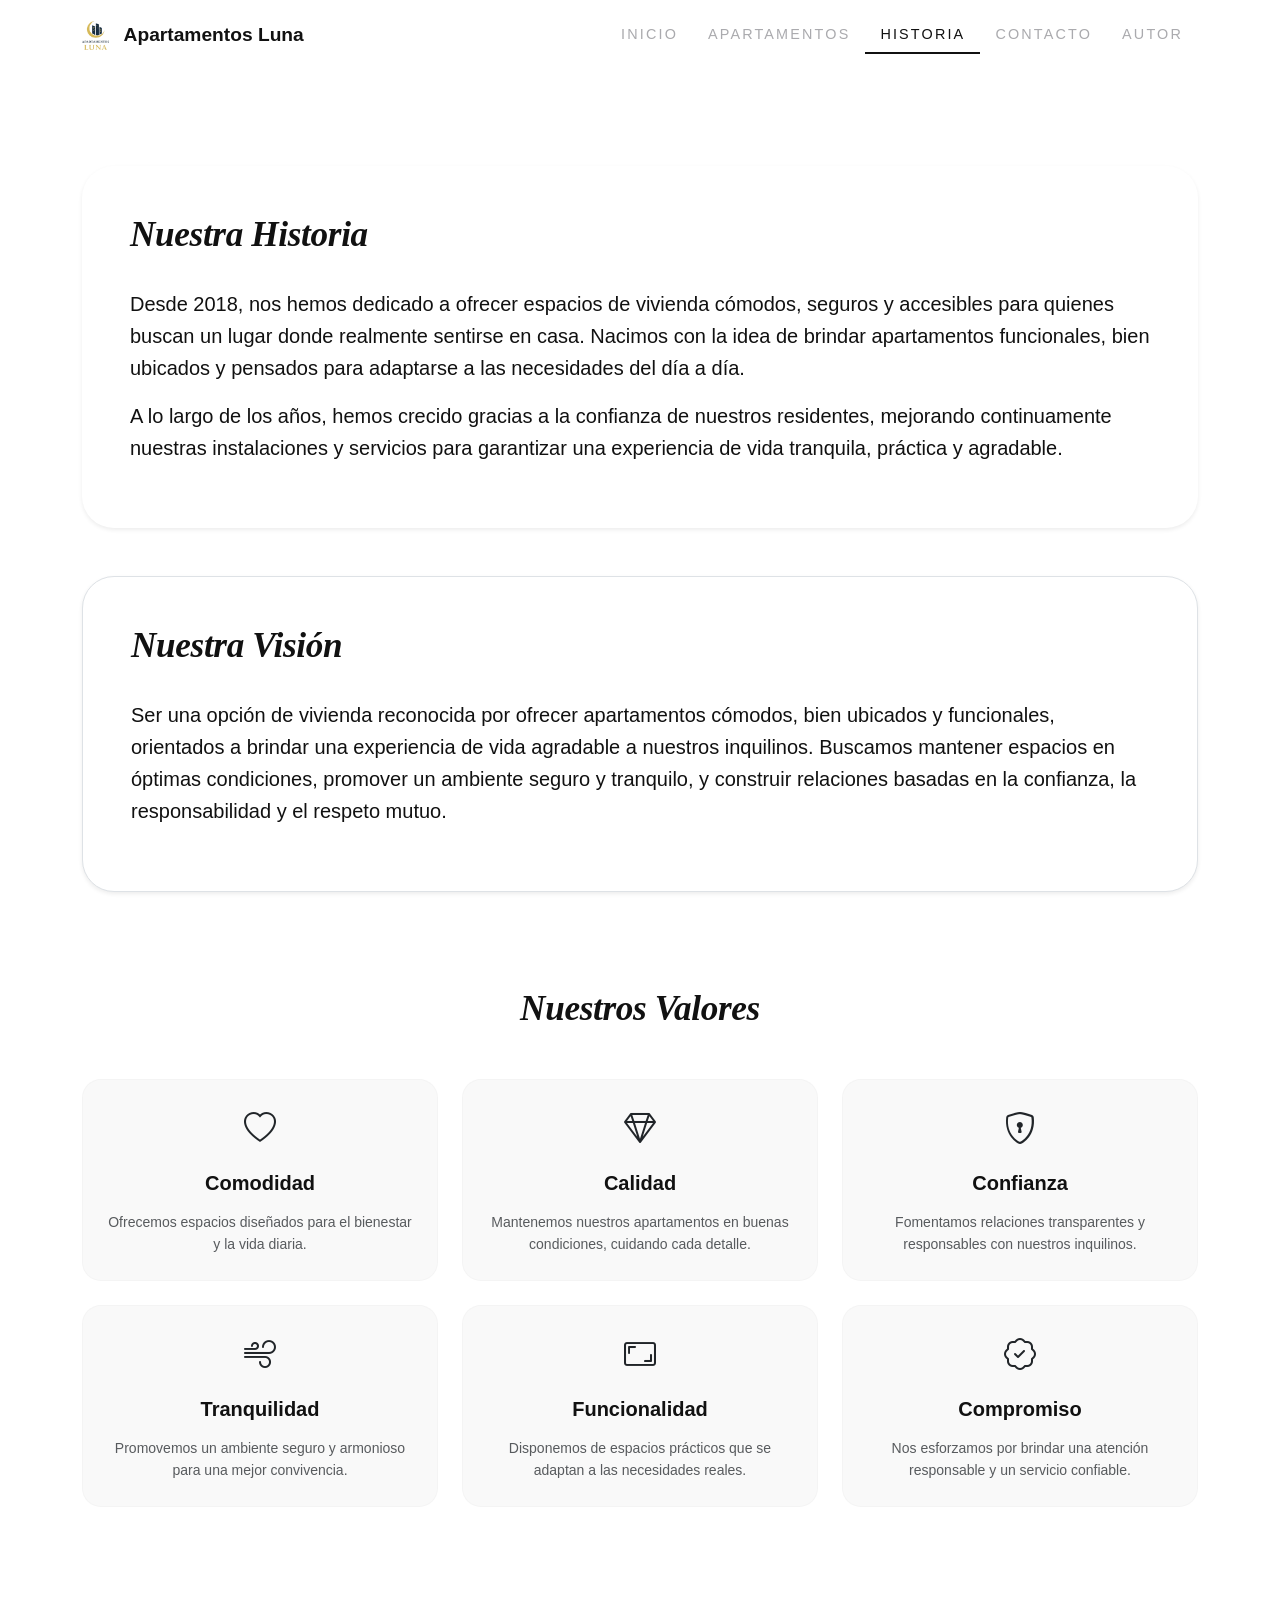
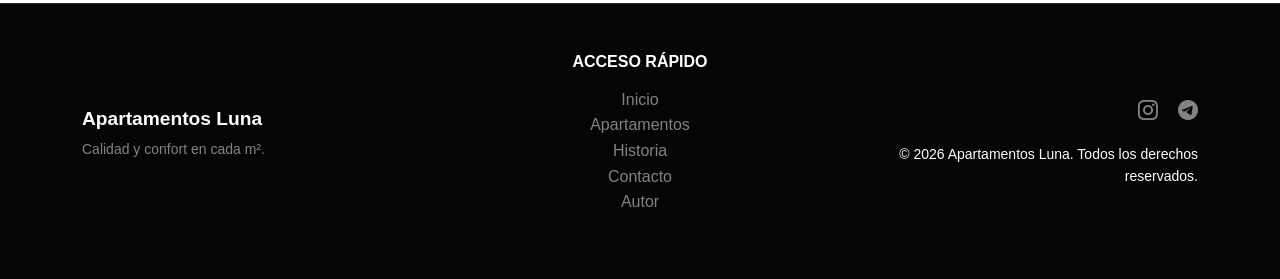
<file: about.html>
<!DOCTYPE html>
<html lang="es">
<head>
    <meta charset="UTF-8">
    <meta name="viewport" content="width=device-width, initial-scale=1.0">
    <title>Historia | Apartamentos Luna</title>
    <link href="https://cdn.jsdelivr.net/npm/bootstrap@5.3.2/dist/css/bootstrap.min.css" rel="stylesheet">
    <link rel="stylesheet" href="https://cdn.jsdelivr.net/npm/bootstrap-icons@1.11.1/font/bootstrap-icons.css">
    <link rel="stylesheet" href="style.css">
</head>
<body class="d-flex flex-column min-vh-100">
    <nav class="navbar navbar-expand-lg sticky-top">
        <div class="container">
            <a href="index.html" class="logo navbar-brand"><img src="images/logo_luna.png" alt="Logo" class="logo-img"> Apartamentos Luna</a>
            <button class="navbar-toggler border-0" type="button" data-bs-toggle="collapse" data-bs-target="#mainNav">
                <span class="navbar-toggler-icon"></span>
            </button>
            <div class="collapse navbar-collapse" id="mainNav">
                <ul class="navbar-nav ms-auto nav-links">
                    <li class="nav-item"><a class="nav-link" href="index.html">Inicio</a></li>
                    <li class="nav-item"><a class="nav-link" href="apartments.html">Apartamentos</a></li>
                    <li class="nav-item"><a class="nav-link" href="about.html">Historia</a></li>
                    <li class="nav-item"><a class="nav-link" href="contact.html">Contacto</a></li>
                    <li class="nav-item"><a class="nav-link" href="author.html">Autor</a></li>
                </ul>
            </div>
        </div>
    </nav>

    <main class="container py-5 mt-5">
        <article class="p-5 bg-apple-light rounded-5 shadow-sm mb-5 reveal">
            <h2 class="section-title">Nuestra Historia</h2>
            <p class="lead">Desde 2018, nos hemos dedicado a ofrecer espacios de vivienda cómodos, seguros y accesibles para quienes buscan un lugar donde realmente sentirse en casa. Nacimos con la idea de brindar apartamentos funcionales, bien ubicados y pensados para adaptarse a las necesidades del día a día.</p>
            <p class="lead">A lo largo de los años, hemos crecido gracias a la confianza de nuestros residentes, mejorando continuamente nuestras instalaciones y servicios para garantizar una experiencia de vida tranquila, práctica y agradable.</p>
        </article>

        <section class="p-5 bg-white rounded-5 shadow-sm mb-5 reveal border">
            <h2 class="section-title">Nuestra Visión</h2>
            <p class="lead">Ser una opción de vivienda reconocida por ofrecer apartamentos cómodos, bien ubicados y funcionales, orientados a brindar una experiencia de vida agradable a nuestros inquilinos. Buscamos mantener espacios en óptimas condiciones, promover un ambiente seguro y tranquilo, y construir relaciones basadas en la confianza, la responsabilidad y el respeto mutuo.</p>
        </section>

        <section class="py-5 reveal">
            <h2 class="section-title text-center mb-5">Nuestros Valores</h2>
            <div id="values-grid" class="row g-4 text-center justify-content-center"></div>
        </section>
    </main>

    <footer class="footer mt-auto py-5 text-white">
        <div class="container text-center">
            <div class="row align-items-center">
                <div class="col-md-4 mb-4 mb-md-0 text-center text-md-start">
                    <h3 class="logo text-white">Apartamentos Luna</h3>
                    <p class="small text-white-50">Calidad y confort en cada m².</p>
                </div>
                <div class="col-md-4 mb-4 mb-md-0 text-center">
                    <h6 class="text-uppercase fw-bold mb-3">Acceso Rápido</h6>
                    <ul class="list-unstyled">
                        <li><a href="index.html" class="text-white-50 text-decoration-none">Inicio</a></li>
                        <li><a href="apartments.html" class="text-white-50 text-decoration-none">Apartamentos</a></li>
                        <li><a href="about.html" class="text-white-50 text-decoration-none">Historia</a></li>
                        <li><a href="contact.html" class="text-white-50 text-decoration-none">Contacto</a></li>
                        <li><a href="author.html" class="text-white-50 text-decoration-none">Autor</a></li>
                    </ul>
                </div>
                <div class="col-md-4 text-center text-md-end">
                    <div class="mb-3">
                        <a href="https://www.instagram.com/apartamentos_luna/" target="_blank" class="text-white-50 me-3 fs-5"><i class="bi bi-instagram"></i></a>
                        <a href="https://t.me/+50672623599" target="_blank" class="text-white-50 fs-5" title="Telegram"><i class="bi bi-telegram"></i></a>
                    </div>
                    <p class="small mb-0">&copy; 2026 Apartamentos Luna. Todos los derechos reservados.</p>
                </div>
            </div>
        </div>
    </footer>

    <script src="https://code.jquery.com/jquery-3.7.1.min.js"></script>
    <script src="https://cdn.jsdelivr.net/npm/bootstrap@5.3.2/dist/js/bootstrap.bundle.min.js"></script>
    <script src="script.js"></script>
</body>
</html>
</file>
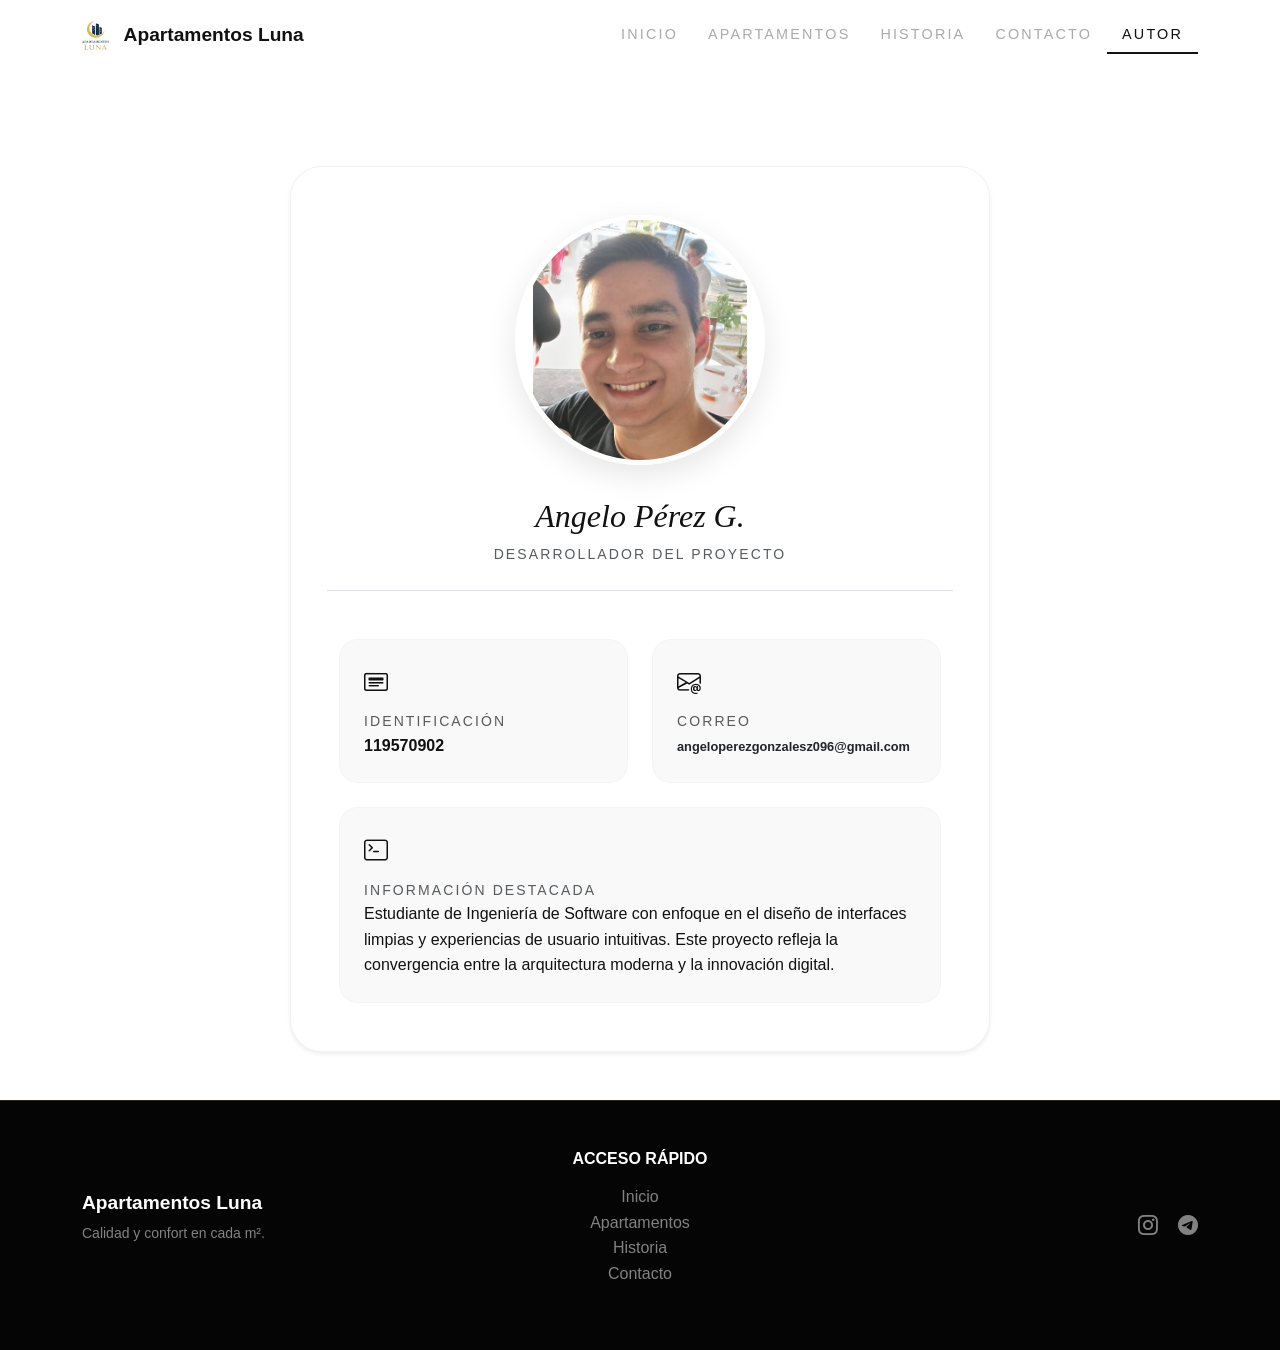
<file: author.html>
<!DOCTYPE html>
<html lang="es">
<head>
    <meta charset="UTF-8">
    <meta name="viewport" content="width=device-width, initial-scale=1.0">
    <title>Autor | Apartamentos Luna</title>
    <link href="https://cdn.jsdelivr.net/npm/bootstrap@5.3.2/dist/css/bootstrap.min.css" rel="stylesheet">
    <link rel="stylesheet" href="https://cdn.jsdelivr.net/npm/bootstrap-icons@1.11.1/font/bootstrap-icons.css">
    <link rel="stylesheet" href="style.css">
</head>
<body class="d-flex flex-column min-vh-100">
    <nav class="navbar navbar-expand-lg sticky-top">
        <div class="container">
            <a href="index.html" class="logo navbar-brand"><img src="images/logo_luna.png" alt="Logo" class="logo-img"> Apartamentos Luna</a>
            <button class="navbar-toggler border-0" type="button" data-bs-toggle="collapse" data-bs-target="#mainNav">
                <span class="navbar-toggler-icon"></span>
            </button>
            <div class="collapse navbar-collapse" id="mainNav">
                <ul class="navbar-nav ms-auto nav-links">
                    <li class="nav-item"><a class="nav-link" href="index.html">Inicio</a></li>
                    <li class="nav-item"><a class="nav-link" href="apartments.html">Apartamentos</a></li>
                    <li class="nav-item"><a class="nav-link" href="about.html">Historia</a></li>
                    <li class="nav-item"><a class="nav-link" href="contact.html">Contacto</a></li>
                    <li class="nav-item"><a class="nav-link" href="author.html">Autor</a></li>
                </ul>
            </div>
        </div>
    </nav>

    <main class="container py-5 mt-5">
        <section class="max-width-700 mx-auto text-center reveal">
            <div class="profile-card p-5 rounded-5 shadow-sm">
                <img src="images/foto_autor.png" alt="Angelo Pérez G." class="author-photo">
                <h2 class="serif italic mb-2">Angelo Pérez G.</h2>
                <p class="text-muted tracking-widest small text-uppercase mb-4">Desarrollador del Proyecto</p>
                
                <div class="row g-4 mt-4 pt-4 border-top text-start">
                    <div class="col-md-6">
                        <div class="info-item">
                            <i class="bi bi-card-heading fs-4 d-block mb-2"></i>
                            <label class="small text-muted text-uppercase tracking-widest d-block">Identificación</label>
                            <span class="fw-bold">119570902</span>
                        </div>
                    </div>
                    <div class="col-md-6">
                        <div class="info-item">
                            <i class="bi bi-envelope-at fs-4 d-block mb-2"></i>
                            <label class="small text-muted text-uppercase tracking-widest d-block">Correo</label>
                            <a href="mailto:angeloperezgonzalesz096@gmail.com" class="text-decoration-none text-dark fw-bold">angeloperezgonzalesz096@gmail.com</a>
                        </div>
                    </div>
                    <div class="col-12">
                        <div class="info-item">
                            <i class="bi bi-terminal fs-4 d-block mb-2"></i>
                            <label class="small text-muted text-uppercase tracking-widest d-block">Información Destacada</label>
                            <p class="mb-0">Estudiante de Ingeniería de Software con enfoque en el diseño de interfaces limpias y experiencias de usuario intuitivas. Este proyecto refleja la convergencia entre la arquitectura moderna y la innovación digital.</p>
                        </div>
                    </div>
                </div>
            </div>
        </section>
    </main>

    <footer class="footer mt-auto py-5 text-white">
        <div class="container text-center">
            <div class="row align-items-center">
                <div class="col-md-4 mb-4 mb-md-0 text-center text-md-start">
                    <h3 class="logo text-white">Apartamentos Luna</h3>
                    <p class="small text-white-50">Calidad y confort en cada m².</p>
                </div>
                <div class="col-md-4 mb-4 mb-md-0 text-center">
                    <h6 class="text-uppercase fw-bold mb-3">Acceso Rápido</h6>
                    <ul class="list-unstyled">
                        <li><a href="index.html" class="text-white-50 text-decoration-none">Inicio</a></li>
                        <li><a href="apartments.html" class="text-white-50 text-decoration-none">Apartamentos</a></li>
                        <li><a href="about.html" class="text-white-50 text-decoration-none">Historia</a></li>
                        <li><a href="contact.html" class="text-white-50 text-decoration-none">Contacto</a></li>
                    </ul>
                </div>
                <div class="col-md-4 text-center text-md-end">
                    <a href="https://www.instagram.com/apartamentos_luna/" target="_blank" class="text-white-50 me-3 fs-5"><i class="bi bi-instagram"></i></a>
                    <a href="https://t.me/+50672623599" target="_blank" class="text-white-50 fs-5" title="Telegram"><i class="bi bi-telegram"></i></a>
                </div>
            </div>
        </div>
    </footer>

    <script src="https://code.jquery.com/jquery-3.7.1.min.js"></script>
    <script src="https://cdn.jsdelivr.net/npm/bootstrap@5.3.2/dist/js/bootstrap.bundle.min.js"></script>
    <script src="script.js"></script>
</body>
</html>
</file>
<file: style.css>
:root {
    --bg-color: #ffffff;
    --accent-color: #111111;
    --text-main: #111111;
    --text-muted: #666666;
    --soft-gray: #f9f9f9;
    --white: #ffffff;
    --apple-subtext: #86868b;
    --transition-smooth: all 0.5s cubic-bezier(0.19, 1, 0.22, 1);
}

* {
    margin: 0;
    padding: 0;
    box-sizing: border-box;
}

body {
    background-color: #ffffff;
    color: var(--text-main);
    font-family: -apple-system, BlinkMacSystemFont, "Inter", "Segoe UI", Roboto, sans-serif;
    line-height: 1.6;
    -webkit-font-smoothing: antialiased;
    overflow-x: hidden;
    min-height: 100vh;
    display: flex;
    flex-direction: column;
}

.max-width-700 {
    max-width: 700px;
}

.serif { font-family: "Palatino Linotype", "Georgia", serif; }
.italic { font-style: italic; }
.tracking-widest { letter-spacing: 0.15em; }

.section-title {
    font-family: "Palatino Linotype", "Georgia", serif;
    font-style: italic;
    font-weight: 600;
    font-size: 1.5rem;
    margin-bottom: 2rem;
    letter-spacing: -0.01em;
}

@media (min-width: 768px) {
    .section-title {
        font-size: 2.2rem;
    }
}

.navbar {
    min-height: 70px;
    background: rgba(255, 255, 255, 0.9);
    backdrop-filter: blur(15px);
    position: sticky;
    top: 0;
    z-index: 100;
    display: flex;
    align-items: center;
}

.navbar .container {
    display: flex;
    justify-content: space-between;
    width: 100%;
}

.logo {
    font-weight: 600;
    text-decoration: none;
    color: var(--text-main);
    font-size: 1.2rem;
}

.logo-img {
    height: 1.8rem; /* Tamaño optimizado para que luzca bien con el texto */
    width: auto;
    vertical-align: middle;
    margin-right: 10px;
}

.nav-links .nav-link {
    color: var(--apple-subtext) !important;
    font-size: 0.9rem;
    font-weight: 500;
    padding: 10px 15px !important;
    text-transform: uppercase;
    letter-spacing: 0.15em;
    transition: var(--transition-smooth);
    opacity: 0.7;
}

.nav-links .nav-link:hover {
    color: var(--accent-color) !important;
    opacity: 1;
    letter-spacing: 0.25em;
}

.nav-links .nav-link.active {
    color: var(--accent-color) !important;
    opacity: 1;
    border-bottom: 2px solid var(--accent-color);
    padding-bottom: 5px !important;
}

@media (max-width: 991px) {
    .navbar-collapse {
        background: rgba(255, 255, 255, 0.98);
        padding: 1.5rem;
        border-radius: 0 0 20px 20px;
        margin-top: 10px;
    }
}

/* Scoping the home caption to avoid affecting the mini-gallery */
#home .carousel-caption {
    background: rgba(0,0,0,0.4);
    padding: 40px;
    border-left: 4px solid var(--accent-color);
    text-align: left;
    left: 10%;
}

@media (min-width: 768px) {
    .hero h1 {
        font-size: 4rem;
    }
}

.hero h1 span {
    color: var(--apple-subtext);
}

.carousel-item {
    height: 80vh;
    background-size: cover;
    background-position: center center;
    background-repeat: no-repeat;
}

.section-intro {
    padding: 80px 0 !important;
}

.inspiration-banner {
    border-radius: 0 !important;
}

.author-photo {
    width: 250px;
    height: 250px;
    object-fit: contain;
    border-radius: 50%;
    border: 5px solid var(--white);
    box-shadow: 0 10px 30px rgba(0,0,0,0.1);
    margin-bottom: 2rem;
}

.profile-card {
    background: var(--white);
    border: 1px solid rgba(0,0,0,0.05);
    transition: var(--transition-smooth);
}

.info-item {
    padding: 1.5rem;
    border-radius: 1.2rem;
    background: var(--soft-gray);
    border: 1px solid rgba(0,0,0,0.02);
    transition: var(--transition-smooth);
    height: 100%;
    overflow-wrap: break-word;
}

.info-item a {
    font-size: 0.8rem;
    display: block;
    margin-top: 5px;
    line-height: 1.4;
}

.info-item:hover {
    background: var(--white);
    box-shadow: 0 10px 25px rgba(0,0,0,0.05);
    transform: translateY(-5px);
}

.grid {
    display: grid;
    grid-template-columns: repeat(auto-fit, minmax(280px, 1fr));
    gap: 24px;
    padding-bottom: 50px;
}

.card {
    background: var(--white);
    border-radius: 18px;
    border: none;
    overflow: hidden;
    transition: var(--transition-smooth);
    cursor: pointer;
}

.card:hover {
    transform: translateY(-10px);
}

.card-image {
    width: 100%;
    height: 320px;
    object-fit: cover;
    transition: transform 1.2s cubic-bezier(0.16, 1, 0.3, 1);
}

.card:hover .card-image {
    transform: scale(1.05);
}

.card-content {
    padding: 30px;
}

.form-control,
.form-range {
    color: var(--text-main);
    border: 1px solid #e0e0e0;
    padding: 0.75rem 1rem;
    border-radius: 0;
    background-color: #ffffff;
    transition: var(--transition-smooth);
}

.form-control:focus {
    background-color: #ffffff;
    border-color: #000000;
    color: var(--text-main);
    box-shadow: none;
}

.lightbox-modal {
    display: none;
    position: fixed;
    z-index: 1000;
    top: 0;
    left: 0;
    width: 100%;
    height: 100%;
    background: rgba(0, 0, 0, 0.95);
    backdrop-filter: blur(15px);
    justify-content: center;
    align-items: center;
}

.lightbox-modal img {
    max-width: 90%;
    max-height: 80%;
    border-radius: 12px;
}

.close-lightbox {
    position: absolute;
    top: 20px;
    right: 30px;
    color: white;
    font-size: 40px;
    cursor: pointer;
}

.card-price {
    font-size: 1.4rem;
    font-weight: 600;
    color: var(--accent-color);
}

.footer {
    background-color: #050505;
    border-top: 1px solid rgba(197, 160, 89, 0.2);
    color: #fff;
    padding: 60px 0;
    margin-top: auto;
}

@media (max-width: 768px) {
    .footer {
        padding: 40px 0;
    }
}

.reveal {
    opacity: 0;
    transform: translateY(30px);
    transition: var(--transition-smooth);
}

.reveal.active {
    opacity: 1;
    transform: translateY(0);
}

.social-link {
    color: var(--text-main);
    transition: var(--transition-smooth);
    opacity: 0.5;
    text-decoration: none;
}

.social-link:hover {
    opacity: 1;
    transform: translateY(-5px);
    color: #000;
}

.telegram-link:hover {
    color: #0088cc !important;
}

/* Asegurar que las flechas del carrusel siempre estén por encima de las imágenes */
.carousel-control-prev, .carousel-control-next {
    z-index: 10 !important;
}

/* Formspree status messages */
[data-fs-success], [data-fs-error] {
    display: none;
}
</file>
